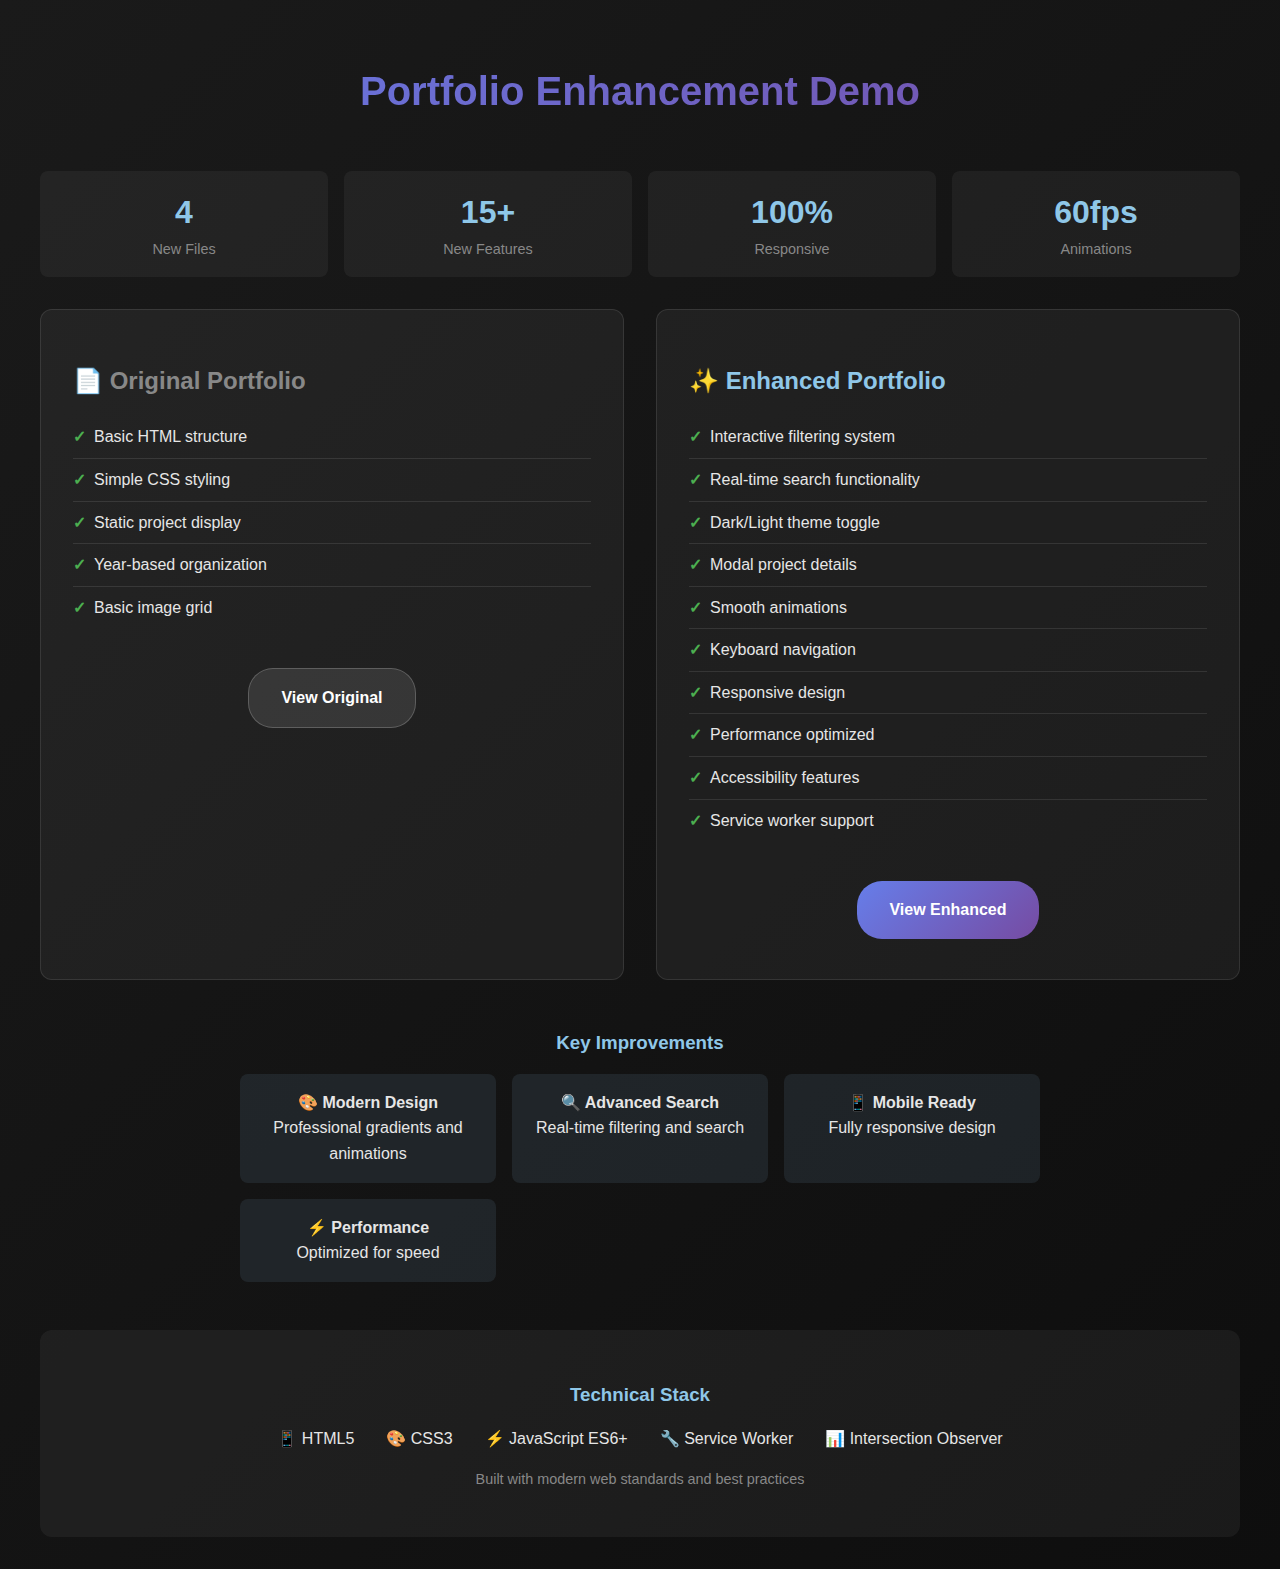
<file: demo.html>
<!DOCTYPE html>
<html lang="en">
<head>
  <meta charset="UTF-8" />
  <meta name="viewport" content="width=device-width, initial-scale=1.0" />
  <title>Portfolio Demo - Enhanced vs Original</title>
  <style>
    body {
      font-family: 'Inter', sans-serif;
      background: linear-gradient(135deg, #1a1a1a, #0e0e0e);
      color: #e6e6e6;
      margin: 0;
      padding: 2rem;
      line-height: 1.6;
    }
    
    .demo-container {
      max-width: 1200px;
      margin: 0 auto;
    }
    
    h1 {
      text-align: center;
      font-size: 2.5rem;
      margin-bottom: 3rem;
      background: linear-gradient(135deg, #667eea, #764ba2);
      -webkit-background-clip: text;
      -webkit-text-fill-color: transparent;
      background-clip: text;
    }
    
    .comparison {
      display: grid;
      grid-template-columns: 1fr 1fr;
      gap: 2rem;
      margin-bottom: 3rem;
    }
    
    .version-card {
      background: rgba(255, 255, 255, 0.05);
      border: 1px solid rgba(255, 255, 255, 0.1);
      border-radius: 12px;
      padding: 2rem;
      transition: transform 0.3s ease, box-shadow 0.3s ease;
    }
    
    .version-card:hover {
      transform: translateY(-5px);
      box-shadow: 0 10px 30px rgba(0, 0, 0, 0.3);
    }
    
    .version-card h2 {
      color: #8fc7e8;
      margin-bottom: 1rem;
    }
    
    .version-card.original h2 {
      color: #888;
    }
    
    .feature-list {
      list-style: none;
      padding: 0;
    }
    
    .feature-list li {
      padding: 0.5rem 0;
      border-bottom: 1px solid rgba(255, 255, 255, 0.1);
    }
    
    .feature-list li:last-child {
      border-bottom: none;
    }
    
    .feature-list li::before {
      content: "✓";
      color: #4caf50;
      font-weight: bold;
      margin-right: 0.5rem;
    }
    
    .btn {
      display: inline-block;
      padding: 1rem 2rem;
      background: linear-gradient(135deg, #667eea, #764ba2);
      color: white;
      text-decoration: none;
      border-radius: 25px;
      transition: transform 0.3s ease, box-shadow 0.3s ease;
      margin: 0.5rem;
      font-weight: 600;
    }
    
    .btn:hover {
      transform: translateY(-2px);
      box-shadow: 0 5px 15px rgba(102, 126, 234, 0.4);
    }
    
    .btn.secondary {
      background: rgba(255, 255, 255, 0.1);
      border: 1px solid rgba(255, 255, 255, 0.2);
    }
    
    .btn.secondary:hover {
      background: rgba(255, 255, 255, 0.2);
    }
    
    .actions {
      text-align: center;
      margin-top: 2rem;
    }
    
    .stats {
      display: grid;
      grid-template-columns: repeat(auto-fit, minmax(150px, 1fr));
      gap: 1rem;
      margin: 2rem 0;
    }
    
    .stat {
      background: rgba(255, 255, 255, 0.05);
      padding: 1rem;
      border-radius: 8px;
      text-align: center;
    }
    
    .stat-number {
      font-size: 2rem;
      font-weight: bold;
      color: #8fc7e8;
    }
    
    .stat-label {
      font-size: 0.9rem;
      color: #888;
    }
    
    @media (max-width: 768px) {
      .comparison {
        grid-template-columns: 1fr;
      }
      
      h1 {
        font-size: 2rem;
      }
    }
  </style>
</head>
<body>
  <div class="demo-container">
    <h1>Portfolio Enhancement Demo</h1>
    
    <div class="stats">
      <div class="stat">
        <div class="stat-number">4</div>
        <div class="stat-label">New Files</div>
      </div>
      <div class="stat">
        <div class="stat-number">15+</div>
        <div class="stat-label">New Features</div>
      </div>
      <div class="stat">
        <div class="stat-number">100%</div>
        <div class="stat-label">Responsive</div>
      </div>
      <div class="stat">
        <div class="stat-number">60fps</div>
        <div class="stat-label">Animations</div>
      </div>
    </div>
    
    <div class="comparison">
      <div class="version-card original">
        <h2>📄 Original Portfolio</h2>
        <ul class="feature-list">
          <li>Basic HTML structure</li>
          <li>Simple CSS styling</li>
          <li>Static project display</li>
          <li>Year-based organization</li>
          <li>Basic image grid</li>
        </ul>
        <div class="actions">
          <a href="index.html" class="btn secondary">View Original</a>
        </div>
      </div>
      
      <div class="version-card enhanced">
        <h2>✨ Enhanced Portfolio</h2>
        <ul class="feature-list">
          <li>Interactive filtering system</li>
          <li>Real-time search functionality</li>
          <li>Dark/Light theme toggle</li>
          <li>Modal project details</li>
          <li>Smooth animations</li>
          <li>Keyboard navigation</li>
          <li>Responsive design</li>
          <li>Performance optimized</li>
          <li>Accessibility features</li>
          <li>Service worker support</li>
        </ul>
        <div class="actions">
          <a href="index_enhanced.html" class="btn">View Enhanced</a>
        </div>
      </div>
    </div>
    
    <div style="text-align: center; margin-top: 3rem;">
      <h3 style="color: #8fc7e8; margin-bottom: 1rem;">Key Improvements</h3>
      <div style="display: grid; grid-template-columns: repeat(auto-fit, minmax(200px, 1fr)); gap: 1rem; max-width: 800px; margin: 0 auto;">
        <div style="background: rgba(143, 199, 232, 0.1); padding: 1rem; border-radius: 8px;">
          <strong>🎨 Modern Design</strong><br>
          Professional gradients and animations
        </div>
        <div style="background: rgba(143, 199, 232, 0.1); padding: 1rem; border-radius: 8px;">
          <strong>🔍 Advanced Search</strong><br>
          Real-time filtering and search
        </div>
        <div style="background: rgba(143, 199, 232, 0.1); padding: 1rem; border-radius: 8px;">
          <strong>📱 Mobile Ready</strong><br>
          Fully responsive design
        </div>
        <div style="background: rgba(143, 199, 232, 0.1); padding: 1rem; border-radius: 8px;">
          <strong>⚡ Performance</strong><br>
          Optimized for speed
        </div>
      </div>
    </div>
    
    <div style="text-align: center; margin-top: 3rem; padding: 2rem; background: rgba(255, 255, 255, 0.05); border-radius: 12px;">
      <h3 style="color: #8fc7e8; margin-bottom: 1rem;">Technical Stack</h3>
      <div style="display: flex; justify-content: center; gap: 2rem; flex-wrap: wrap; margin-bottom: 1rem;">
        <span>📱 HTML5</span>
        <span>🎨 CSS3</span>
        <span>⚡ JavaScript ES6+</span>
        <span>🔧 Service Worker</span>
        <span>📊 Intersection Observer</span>
      </div>
      <p style="color: #888; font-size: 0.9rem;">
        Built with modern web standards and best practices
      </p>
    </div>
  </div>
</body>
</html>
</file>
